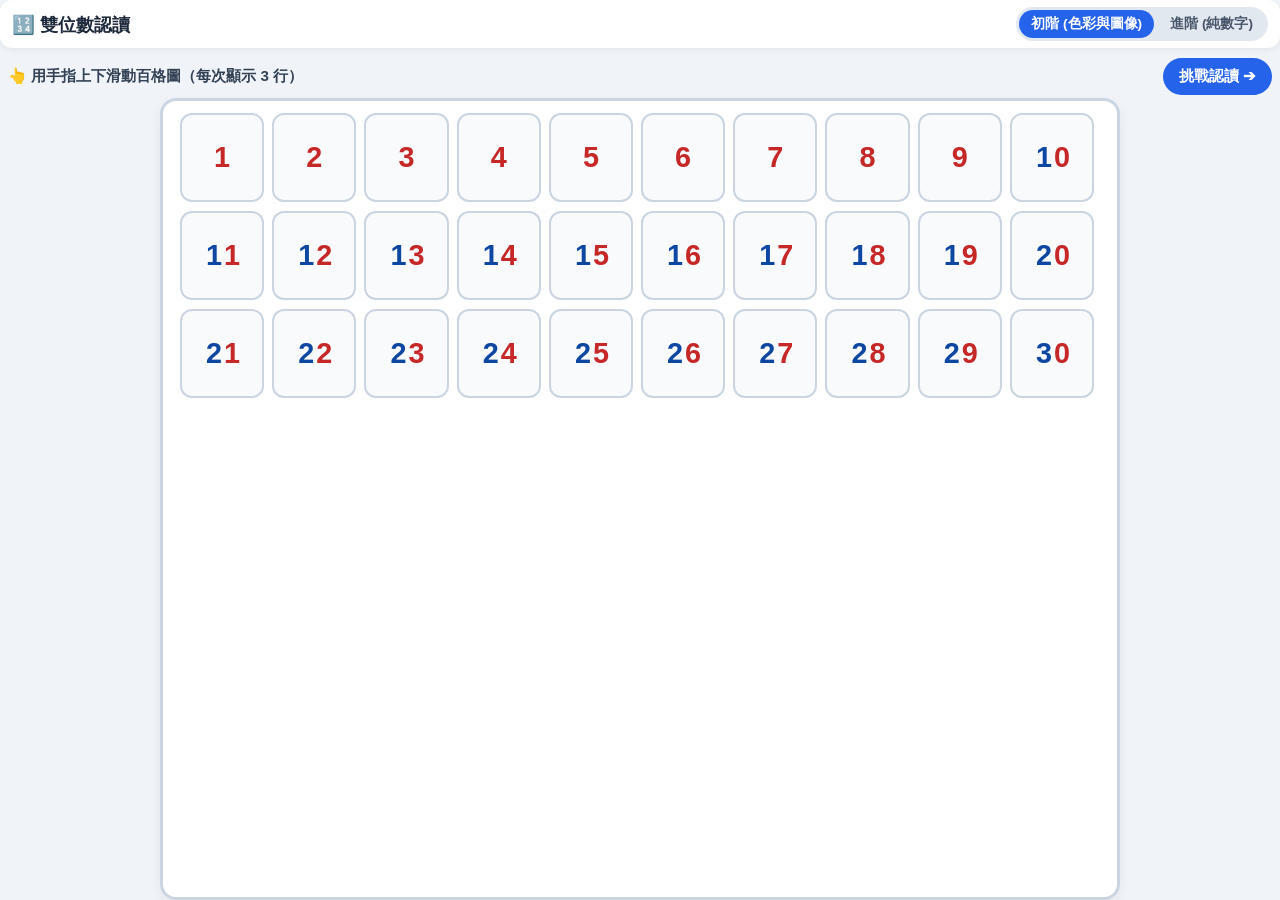
<file: index.html>
<!DOCTYPE html>
<html lang="zh-Hant">
<head>
  <meta charset="UTF-8">
  <meta name="viewport" content="width=device-width, initial-scale=1.0, maximum-scale=1.0, user-scalable=no, viewport-fit=cover">
  <title>雙位數認讀</title>
  <link rel="stylesheet" href="style.css">
</head>
<body>
  <div class="app-wrapper">
    <!-- 頂部導航 -->
    <header class="top-nav">
      <h1 class="app-title">🔢 雙位數認讀</h1>
      <div class="diff-switch">
        <button id="btn-easy" class="mode-btn active" type="button">初階 (色彩與圖像)</button>
        <button id="btn-hard" class="mode-btn" type="button">進階 (純數字)</button>
      </div>
    </header>

    <!-- 第一頁：百格圖（置上方中央，純手指滑動滾動） -->
    <section id="view-grid" class="view-panel active">
      <div class="view-toolbar">
        <span class="view-hint">👆 用手指上下滑動百格圖（每次顯示 3 行）</span>
        <button id="btn-to-quiz" class="action-btn link-btn" type="button">挑戰認讀 ➔</button>
      </div>

      <div class="scroll-window-container">
        <!-- 百格圖本體（已移除上下箭咀按鈕） -->
        <div id="hundred-board" class="hundred-board"></div>
      </div>
    </section>

    <!-- 第二頁：認讀挑戰 -->
    <section id="view-quiz" class="view-panel">
      <div class="view-toolbar">
        <button id="btn-to-grid" class="action-btn back-btn" type="button">⬅ 返回百格圖</button>
        <span class="quiz-counter">第 <span id="quiz-num">1</span> / 10 題</span>
      </div>
      <div class="quiz-stage">
        <p class="quiz-instruction">請讀出數字：</p>
        
        <div id="quiz-number-box" class="quiz-big-card">
          <span id="quiz-t" class="num-tens">0</span><span id="quiz-o" class="num-ones">0</span>
        </div>

        <div class="quiz-control-area">
          <button id="btn-next-question" class="single-next-btn" type="button">下一題 ➔</button>
        </div>
      </div>
    </section>

    <!-- 積木放大彈窗 -->
    <div id="inspect-modal" class="modal-layer">
      <div class="inspect-box">
        <button id="btn-close-inspect" class="modal-close-btn" type="button" aria-label="關閉">×</button>
        
        <div class="inspect-big-digits">
          <span id="inspect-t" class="num-tens">0</span><span id="inspect-o" class="num-ones">0</span>
        </div>

        <div class="manipulatives-container">
          <div id="block-tens" class="cpa-block block-tens">
            <div class="cpa-label">十位：<span id="val-tens-txt">0</span> 個十</div>
            <div id="tens-rods-canvas" class="rods-grid"></div>
            <div class="cpa-sub-label">（1 條有 10 粒）</div>
          </div>

          <div id="block-ones" class="cpa-block block-ones">
            <div class="cpa-label">個位：<span id="val-ones-txt">0</span> 個一</div>
            <div id="ones-cubes-canvas" class="cubes-grid-5"></div>
            <div class="cpa-sub-label"></div>
          </div>
        </div>

        <p id="inspect-status-text" class="inspect-guide">請讀出數字！</p>
        <button id="btn-replay-anim" class="inspect-action-btn" type="button">✨ 重新展示</button>
      </div>
    </div>

    <!-- 恭喜完成彈窗 -->
    <div id="finish-modal" class="modal-layer">
      <div class="finish-box">
        <div class="finish-badge">🏆</div>
        <h2 class="finish-title">恭喜完成挑戰！</h2>
        <p class="finish-desc">你成功完成了 10 題雙位數認讀！欣賞你的努力和專注！🌟</p>
        <button id="btn-restart-game" class="single-next-btn" type="button">🔄 再玩一次</button>
      </div>
    </div>
  </div>

  <script src="script.js"></script>
</body>
</html>
</file>
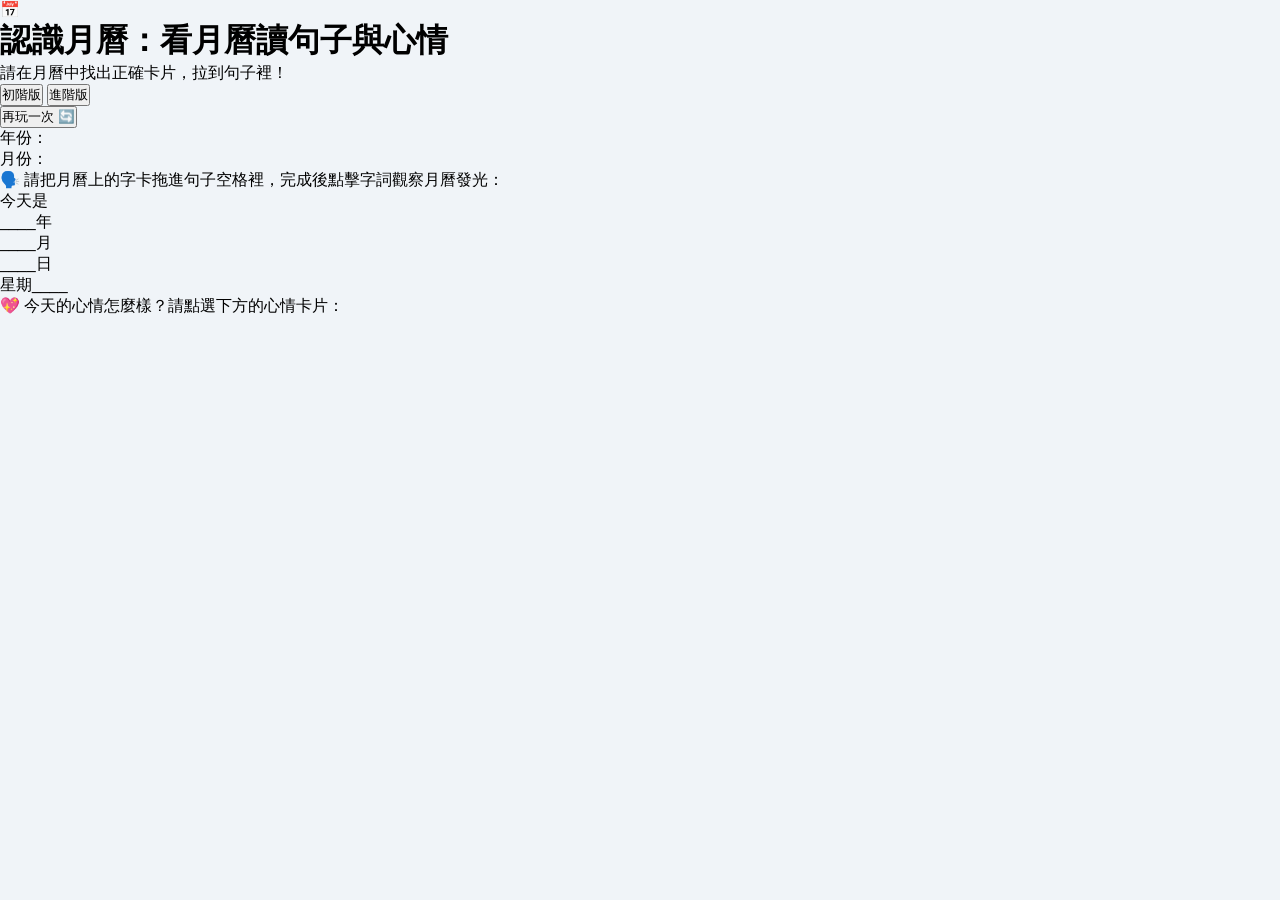
<file: index.html (11).html>
<!DOCTYPE html>
<html lang="zh-Hant">
<head>
  <meta charset="UTF-8">
  <meta name="viewport" content="width=device-width, initial-scale=1.0, maximum-scale=1.0, user-scalable=no">
  <title>認識月曆與心情 - 日曆小管家</title>
  <link rel="stylesheet" href="style.css">
</head>
<body>
  <div class="game-container">
    <!-- 頂部導航列 -->
    <header class="top-bar">
      <div class="header-title-wrap">
        <span class="header-icon">📅</span>
        <h1 class="header-title">認識月曆：看月曆讀句子與心情</h1>
      </div>
      <div id="feedback-banner" class="feedback-banner" aria-live="polite">
        請在月曆中找出正確卡片，拉到句子裡！
      </div>
      <div class="header-actions">
        <div class="mode-switch-wrap">
          <button id="btn-mode-easy" class="btn-mode active">初階版</button>
          <button id="btn-mode-hard" class="btn-mode">進階版</button>
        </div>
        <button id="btn-restart" class="btn-restart-top">再玩一次 🔄</button>
      </div>
    </header>

    <!-- 主遊戲舞台 -->
    <main class="main-content">
      <!-- 上半部：放大版月曆 -->
      <section class="calendar-section">
        <div class="calendar-plate">
          <div class="cal-top-row">
            <div class="cal-slot-item">
              <span class="slot-label-text">年份：</span>
              <div class="source-card card-year" id="card-year" data-type="year"></div>
            </div>
            <div class="cal-slot-item">
              <span class="slot-label-text">月份：</span>
              <div class="source-card card-month" id="card-month" data-type="month"></div>
            </div>
          </div>

          <div class="cal-grid" id="cal-grid"></div>
        </div>
      </section>

      <!-- 下半部：句子與心情互動區 -->
      <section class="bottom-section">
        <!-- 句子填空列 (放大25%) -->
        <div class="sentence-box">
          <div class="sentence-guide" id="sentence-guide-txt">
            🗣️ 請把月曆上的字卡拖進句子空格裡，完成後點擊字詞觀察月曆發光：
          </div>
          <div class="sentence-row">
            <span class="sentence-prefix">今天是</span>
            <div class="sentence-slot slot-year" id="target-year" data-type="year">____年</div>
            <div class="sentence-slot slot-month" id="target-month" data-type="month">____月</div>
            <div class="sentence-slot slot-day" id="target-day" data-type="day">____日</div>
            <div class="sentence-slot slot-weekday" id="target-weekday" data-type="weekday">星期____</div>
          </div>
        </div>

        <!-- 心情互動區 (點擊即選取，放大30%) -->
        <div class="mood-box hidden" id="mood-section">
          <div class="mood-question" id="mood-prompt-title">💖 今天的心情怎麼樣？請點選下方的心情卡片：</div>
          <div class="mood-deck" id="mood-deck"></div>
        </div>
      </section>
    </main>
  </div>

  <script src="script.js"></script>
</body>
</html>
</file>
<file: style.css>
:root {
  --tens-color: #0d47a1;
  --ones-color: #c62828;
  --tens-bg: #e3f2fd;
  --ones-bg: #ffebee;
  --tens-rod-color: #1976d2;
  --ones-cube-color: #e53935;
  --main-bg: #f0f4f8;
  --btn-green: #2e7d32;
  --board-bg: #ffffff;
  
  /* 整個百格圖放大 20% (乘以 1.20) */
  --row-height: calc(clamp(52px, 10.5vh, 74px) * 1.20);
  --grid-col-gap: 8px;
  /* 行距加闊 15% (原先基礎乘以 1.15) */
  --grid-row-gap: calc(8px * 1.15);
}

* {
  box-sizing: border-box;
  margin: 0;
  padding: 0;
  user-select: none;
  -webkit-user-select: none;
  touch-action: manipulation;
}

html, body {
  width: 100%;
  height: 100%;
  background-color: var(--main-bg);
  font-family: -apple-system, BlinkMacSystemFont, "Segoe UI", Roboto, "PingFang TC", "Microsoft JhengHei", sans-serif;
  overflow: hidden;
}

.app-wrapper {
  width: 100vw;
  height: 100dvh;
  display: flex;
  flex-direction: column;
  padding: env(safe-area-inset-top, 8px) env(safe-area-inset-right, 8px) env(safe-area-inset-bottom, 8px) env(safe-area-inset-left, 8px);
}

/* 頂部導航列 */
.top-nav {
  height: 48px;
  display: flex;
  justify-content: space-between;
  align-items: center;
  padding: 0 12px;
  background: white;
  border-radius: 12px;
  box-shadow: 0 2px 6px rgba(0,0,0,0.06);
  flex-shrink: 0;
  margin-bottom: 6px;
}

.app-title {
  font-size: 1.15rem;
  color: #1e293b;
  font-weight: 800;
}

.diff-switch {
  display: flex;
  background: #e2e8f0;
  border-radius: 20px;
  padding: 3px;
  gap: 4px;
}

.mode-btn {
  border: none;
  background: transparent;
  padding: 5px 12px;
  font-size: 0.85rem;
  font-weight: bold;
  border-radius: 16px;
  cursor: pointer;
  color: #475569;
}

.mode-btn.active {
  background: #2563eb;
  color: white;
}

/* 頁面切換控制 */
.view-panel {
  display: none !important;
  flex: 1;
  flex-direction: column;
  overflow: hidden;
}

.view-panel.active {
  display: flex !important;
}

.view-toolbar {
  height: 44px;
  display: flex;
  justify-content: space-between;
  align-items: center;
  padding: 0 8px;
  flex-shrink: 0;
}

.view-hint, .quiz-counter {
  font-size: 0.95rem;
  font-weight: 700;
  color: #334155;
}

.action-btn {
  border: none;
  padding: 8px 16px;
  font-size: 0.95rem;
  font-weight: bold;
  border-radius: 20px;
  cursor: pointer;
}

.link-btn { background: #2563eb; color: white; }
.back-btn { background: #64748b; color: white; }

/* ==========================================================================
   百格圖外框：置上方中央 (justify-content: flex-start)
   ========================================================================== */
.scroll-window-container {
  flex: 1;
  background: var(--board-bg);
  border-radius: 16px;
  box-shadow: 0 4px 12px rgba(0,0,0,0.06);
  border: 3px solid #cbd5e1;
  padding: 12px 14px;
  display: flex;
  flex-direction: column;
  justify-content: flex-start; /* 置於上方 */
  align-items: center;         /* 水平中央 */
  overflow: hidden;
  max-width: 960px;
  margin: 0 auto;
  width: 100%;
}

/* 容器高度鎖定 3 行，啟用手指滑動與吸附 */
.hundred-board {
  width: 100%;
  max-width: 920px;
  height: calc((var(--row-height) * 3) + (var(--grid-row-gap) * 2));
  display: grid;
  grid-template-columns: repeat(10, 1fr);
  grid-auto-rows: var(--row-height);
  column-gap: var(--grid-col-gap);
  row-gap: var(--grid-row-gap);
  overflow-y: auto;
  overflow-x: hidden;
  -webkit-overflow-scrolling: touch; /* iOS 手指滑動慣性 */
  scroll-behavior: smooth;
  scroll-snap-type: y mandatory;
  padding-right: 6px;
}

/* 保留精簡的滑動條供視覺參考 */
.hundred-board::-webkit-scrollbar {
  width: 8px;
}
.hundred-board::-webkit-scrollbar-track {
  background: #f1f5f9;
  border-radius: 6px;
}
.hundred-board::-webkit-scrollbar-thumb {
  background: #94a3b8;
  border-radius: 6px;
}

/* 百格圖卡片 (放大 20% 相對字型) */
.board-cell {
  background: #f8fafc;
  border: 2px solid #cbd5e1;
  border-radius: 12px;
  display: flex;
  justify-content: center;
  align-items: center;
  cursor: pointer;
  transition: transform 0.1s, background-color 0.1s;
  scroll-snap-align: start;
}

.board-cell:active {
  transform: scale(0.92);
  background-color: #e2e8f0;
}

.digit-wrapper {
  display: inline-flex;
  align-items: center;
  justify-content: center;
  font-size: clamp(1.4rem, 3.2vmin, 1.85rem); /* 字體放大 20% */
  font-weight: 900;
  letter-spacing: -2px;
}

.num-tens { color: var(--tens-color); margin-right: -2px; }
.num-ones { color: var(--ones-color); margin-left: -2px; }

.hard-mode .num-tens,
.hard-mode .num-ones {
  color: #1e293b !important;
}

/* ==========================================================================
   認讀挑戰視圖
   ========================================================================== */
.quiz-stage {
  flex: 1;
  display: flex;
  flex-direction: column;
  justify-content: center;
  align-items: center;
  gap: 22px;
  padding: 10px;
}

.quiz-instruction {
  font-size: 1.5rem;
  font-weight: 800;
  color: #334155;
}

.quiz-big-card {
  width: min(75vw, 340px);
  height: min(35vh, 200px);
  background: white;
  border: 6px solid #cbd5e1;
  border-radius: 28px;
  display: flex;
  justify-content: center;
  align-items: center;
  font-size: clamp(5.5rem, 16.5vmin, 8.5rem);
  font-weight: 900;
  box-shadow: 0 10px 25px rgba(0,0,0,0.08);
  letter-spacing: -6px;
}

.quiz-control-area {
  width: min(75vw, 340px);
  display: flex;
  justify-content: center;
}

.single-next-btn {
  width: 100%;
  border: none;
  background: var(--btn-green);
  color: white;
  padding: 16px 24px;
  font-size: 1.4rem;
  font-weight: 800;
  border-radius: 28px;
  cursor: pointer;
  box-shadow: 0 6px 16px rgba(46, 125, 50, 0.35);
  transition: transform 0.1s;
}

.single-next-btn:active {
  transform: scale(0.95);
}

/* ==========================================================================
   彈窗區塊
   ========================================================================== */
.modal-layer {
  display: none;
  position: fixed;
  top: 0;
  left: 0;
  width: 100%;
  height: 100%;
  background: rgba(15, 23, 42, 0.7);
  backdrop-filter: blur(4px);
  justify-content: center;
  align-items: center;
  z-index: 1000;
  padding: 12px;
}

.modal-layer.active {
  display: flex;
}

.inspect-box {
  background: white;
  width: 100%;
  max-width: 520px;
  border-radius: 24px;
  padding: 18px 20px;
  text-align: center;
  position: relative;
  box-shadow: 0 16px 36px rgba(0,0,0,0.25);
  display: flex;
  flex-direction: column;
  align-items: center;
}

.modal-close-btn {
  position: absolute;
  top: 10px;
  right: 14px;
  font-size: 2rem;
  background: none;
  border: none;
  color: #94a3b8;
  cursor: pointer;
}

.inspect-big-digits {
  font-size: clamp(4.5rem, 16vmin, 6.5rem);
  font-weight: 900;
  line-height: 1;
  margin-bottom: 8px;
  display: flex;
  justify-content: center;
  letter-spacing: -6px;
}

.num-tens, .num-ones {
  display: inline-block;
  padding: 0 4px;
  border-radius: 12px;
  transition: transform 0.25s, background-color 0.25s;
}

.pulse-active {
  transform: scale(1.22);
  background-color: #fef08a !important;
  color: #1e293b !important;
  box-shadow: 0 0 16px rgba(253, 224, 71, 0.85);
}

.manipulatives-container {
  display: flex;
  width: 100%;
  gap: 12px;
  margin-bottom: 12px;
  justify-content: center;
}

.cpa-block {
  flex: 1;
  border-radius: 18px;
  padding: 10px 8px;
  display: flex;
  flex-direction: column;
  align-items: center;
  border: 3px solid transparent;
  transition: transform 0.25s, border-color 0.25s;
  min-height: 165px;
}

.block-tens {
  background-color: var(--tens-bg);
  border-color: #bbdefb;
}

.block-ones {
  background-color: var(--ones-bg);
  border-color: #ffcdd2;
}

.cpa-block.block-active {
  transform: scale(1.05);
  border-color: #f59e0b;
  box-shadow: 0 0 16px rgba(245, 158, 11, 0.4);
}

.cpa-label {
  font-size: 1.05rem;
  font-weight: 800;
  margin-bottom: 6px;
}

.block-tens .cpa-label { color: var(--tens-color); }
.block-ones .cpa-label { color: var(--ones-color); }

.cpa-sub-label {
  font-size: 0.85rem;
  color: #64748b;
  font-weight: 700;
  margin-top: 6px;
}

.rods-grid {
  display: flex;
  gap: 6px;
  align-items: center;
  justify-content: center;
  min-height: 96px;
  flex-wrap: wrap;
}

.rod-pillar {
  width: 14px;
  height: 90px;
  background-color: var(--tens-rod-color);
  border-radius: 3px;
  display: flex;
  flex-direction: column;
  justify-content: space-between;
  padding: 1px 0;
  box-shadow: 1px 2px 4px rgba(0,0,0,0.15);
}

.rod-unit-dot {
  width: 100%;
  height: 7px;
  border-bottom: 1px solid rgba(255,255,255,0.45);
}

.cubes-grid-5 {
  display: grid;
  grid-template-columns: repeat(5, 20px);
  grid-auto-rows: 20px;
  gap: 8px 6px;
  justify-content: center;
  align-content: center;
  width: 128px;
  min-height: 96px;
}

.cube-unit {
  width: 20px;
  height: 20px;
  background-color: var(--ones-cube-color);
  border-radius: 4px;
  box-shadow: 1px 2px 4px rgba(0,0,0,0.18);
  border: 1px solid rgba(255,255,255,0.7);
}

.inspect-guide {
  font-size: 1.15rem;
  color: #334155;
  font-weight: bold;
  margin-bottom: 12px;
}

.inspect-action-btn {
  border: none;
  background: #2563eb;
  color: white;
  padding: 10px 24px;
  font-size: 1.1rem;
  font-weight: bold;
  border-radius: 20px;
  cursor: pointer;
}

.finish-box {
  background: white;
  width: 100%;
  max-width: 440px;
  border-radius: 24px;
  padding: 24px;
  text-align: center;
  box-shadow: 0 16px 36px rgba(0,0,0,0.25);
}

.finish-badge { font-size: 4.5rem; margin-bottom: 10px; }
.finish-title { font-size: 1.8rem; color: #1e293b; margin-bottom: 10px; }
.finish-desc { font-size: 1.2rem; color: #475569; margin-bottom: 24px; line-height: 1.4; }
</file>
